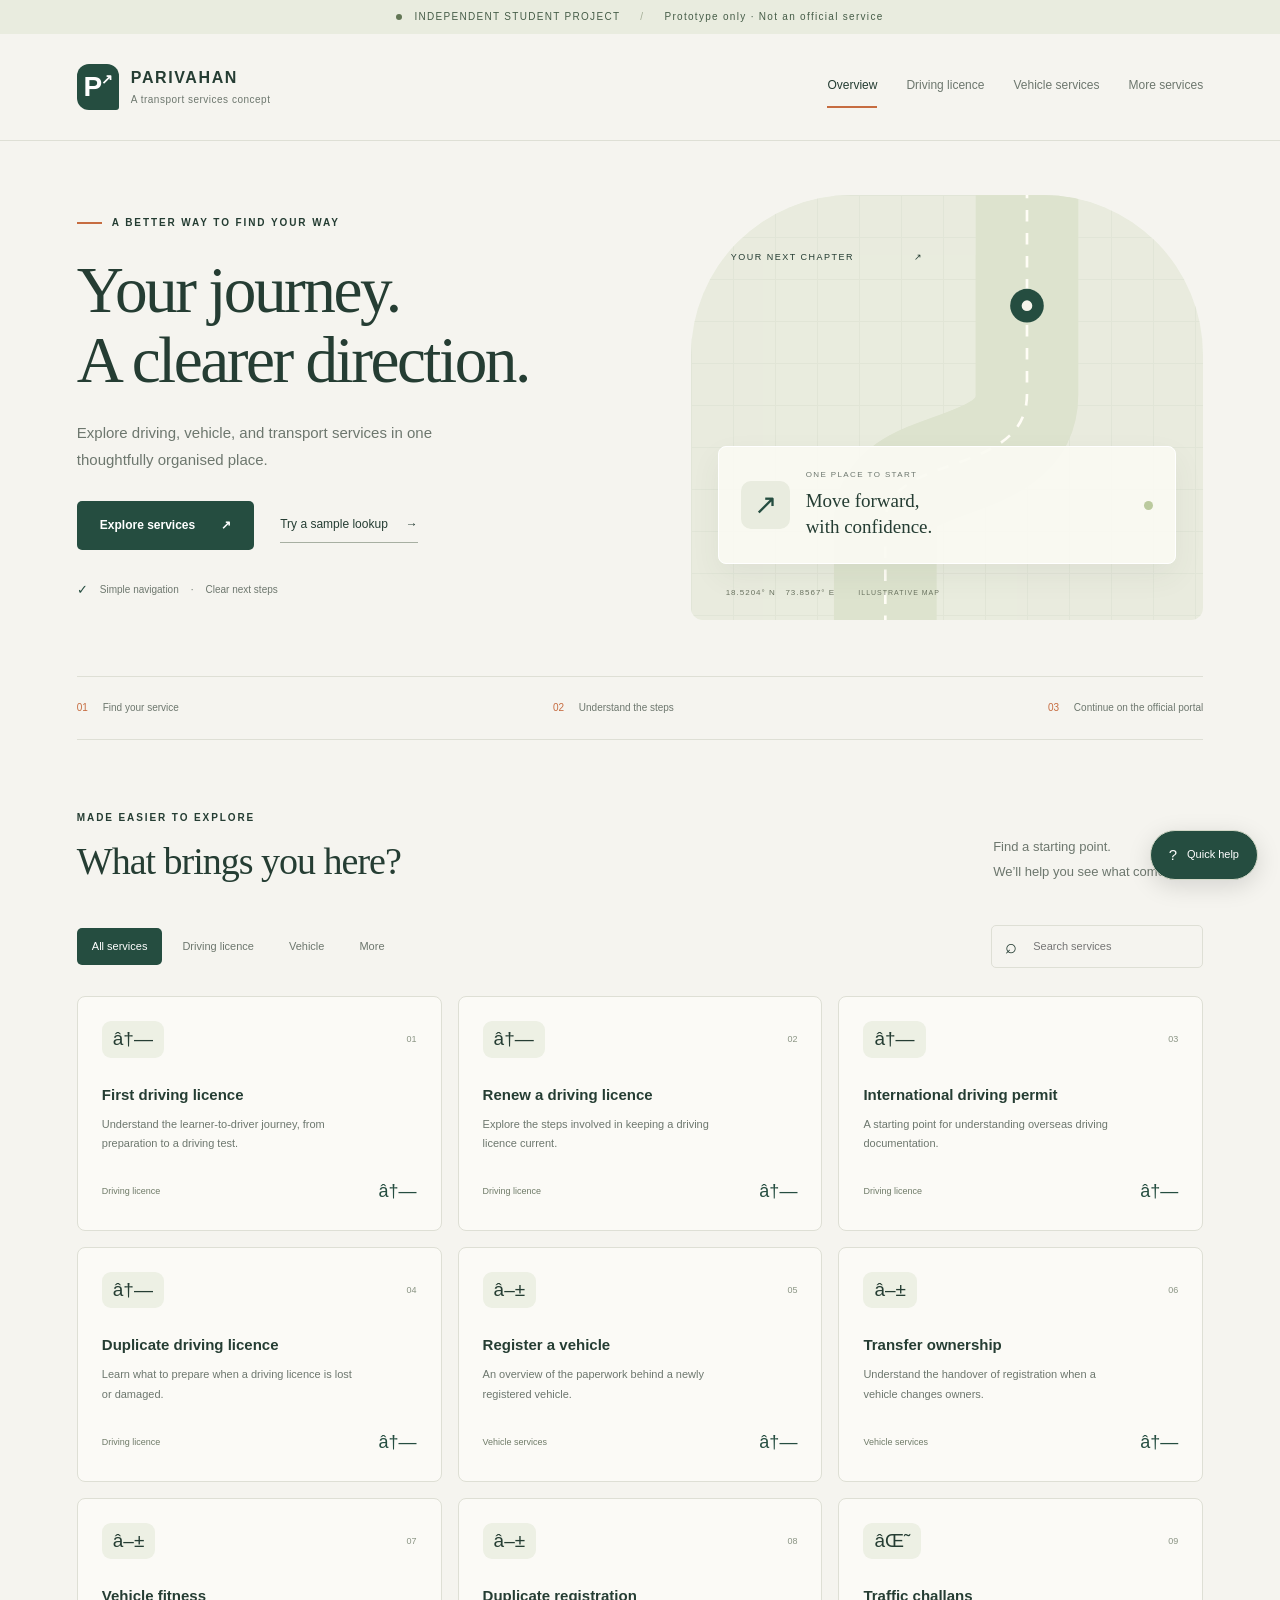
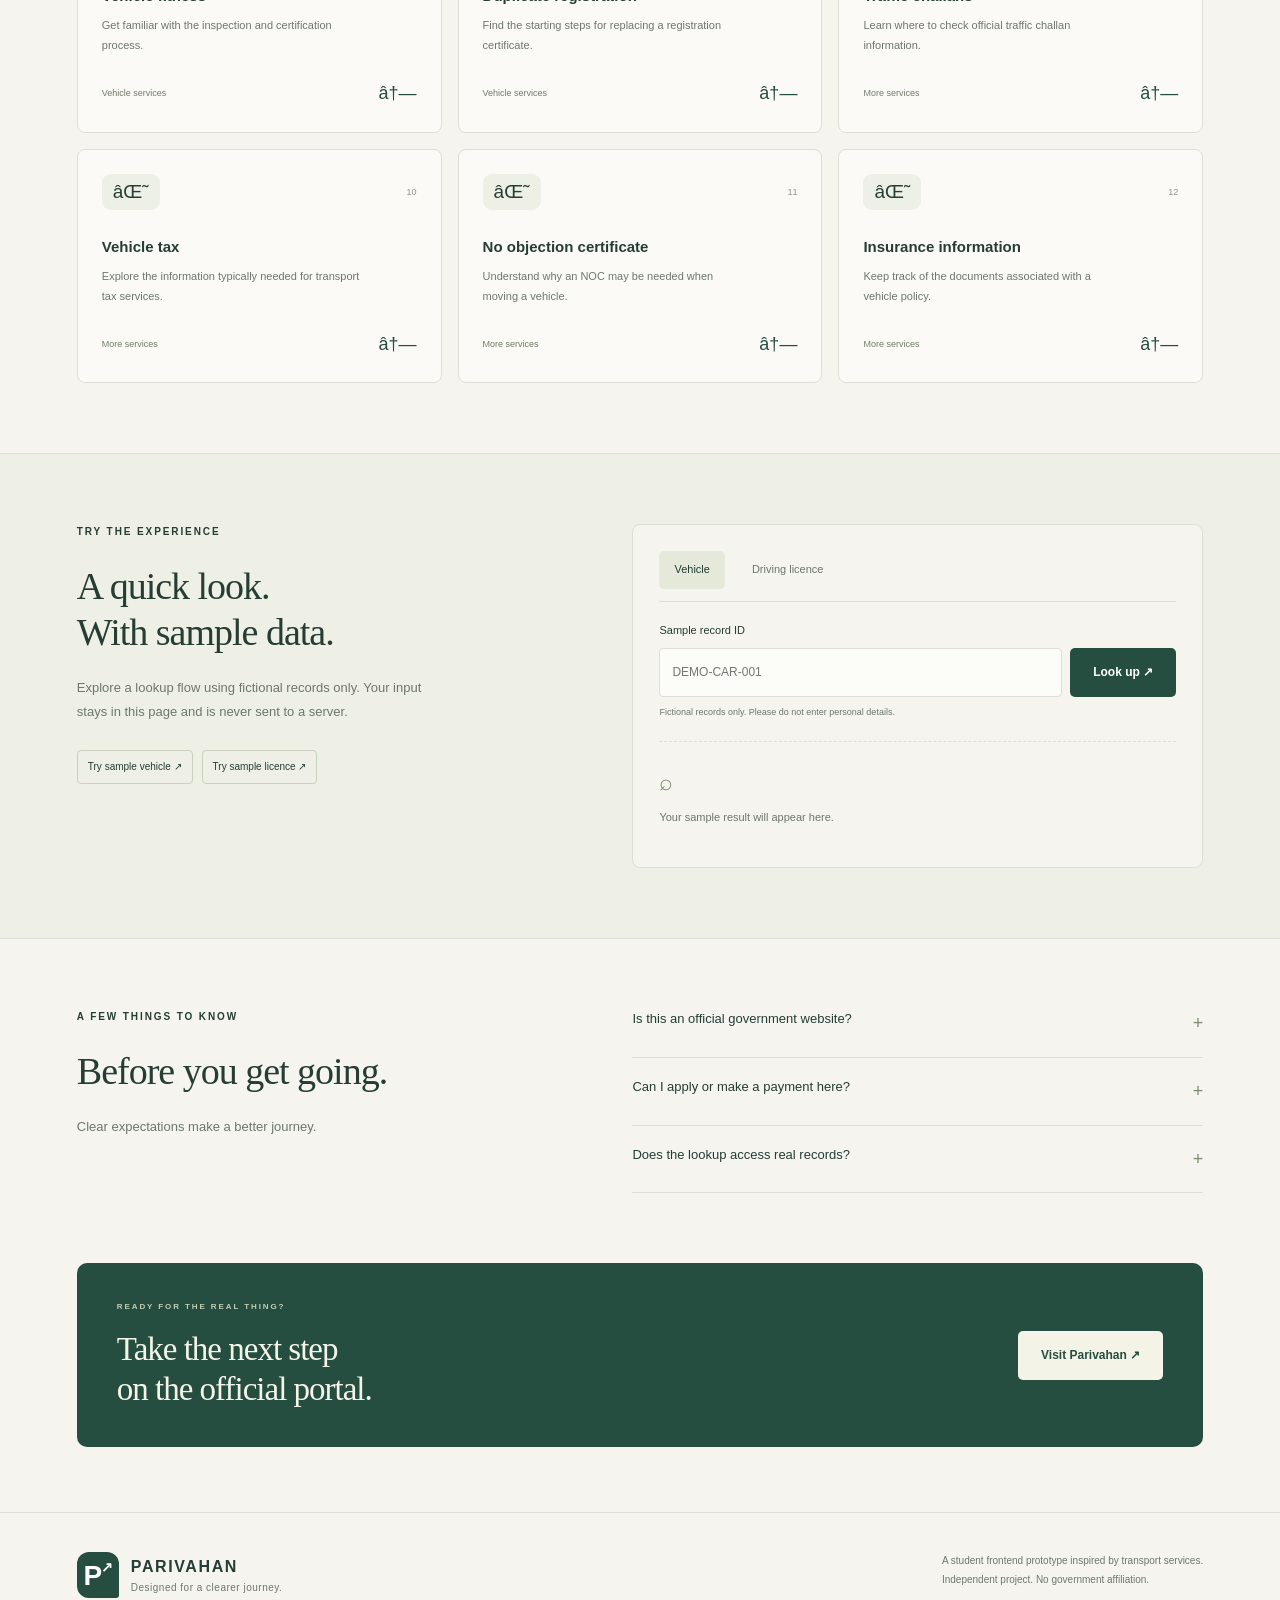
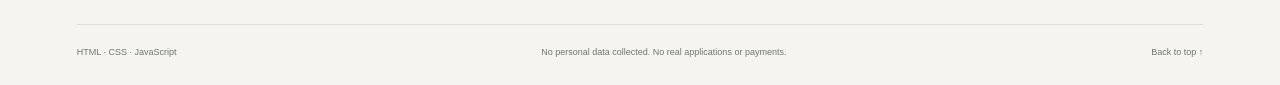
<file: index.html>
<!doctype html>
<html lang="en">
  <head>
    <meta charset="utf-8" />
    <meta name="viewport" content="width=device-width, initial-scale=1" />
    <meta
      name="description"
      content="An independent student prototype exploring transport service navigation. No real applications, payments, or record lookups."
    />
    <meta name="theme-color" content="#f5f4ef" />
    <title>Parivahan — A transport services concept</title>
    <link rel="icon" href="assets/favicon.svg" type="image/svg+xml" />
    <link rel="stylesheet" href="assets/styles.css" />
    <script src="assets/data.js" defer></script>
    <script src="assets/app.js" defer></script>
  </head>
  <body id="top" data-category="all">
    <a class="skip" href="#main">Skip to content</a>
    <div class="demo-strip">
      <span class="dot"></span> INDEPENDENT STUDENT PROJECT
      <span class="strip-divider">/</span>
      <span>Prototype only · Not an official service</span>
    </div>
    <header>
      <a class="brand" href="index.html" aria-label="Parivahan concept home"
        ><span class="brand-icon">P<span>↗</span></span
        ><span>PARIVAHAN<small>A transport services concept</small></span></a
      ><button
        class="menu-toggle"
        aria-expanded="false"
        aria-controls="main-nav"
      >
        Menu <span>☰</span>
      </button>
      <nav id="main-nav" aria-label="Main navigation">
        <a href="index.html">Overview</a
        ><a href="driving-license.html">Driving licence</a
        ><a href="vehicle-registration.html">Vehicle services</a
        ><a href="other-services.html">More services</a>
      </nav>
    </header>
    <main id="main">
      <section class="hero">
        <div class="hero-copy">
          <p class="eyebrow">
            <span class="line"></span> A BETTER WAY TO FIND YOUR WAY
          </p>
          <h1>Your journey.<br />A clearer direction.</h1>
          <p class="hero-description">
            Explore driving, vehicle, and transport services in one thoughtfully
            organised place.
          </p>
          <div class="hero-actions">
            <a class="button primary" href="#services"
              >Explore services <span>↗</span></a
            ><a class="text-link" href="#lookup"
              >Try a sample lookup <span>→</span></a
            >
          </div>
          <div class="hero-meta">
            <span class="tiny-icon">✓</span> Simple navigation
            <span class="meta-dot">·</span> Clear next steps
          </div>
        </div>
        <div class="hero-art" aria-hidden="true">
          <div class="art-grid"></div>
          <div class="art-label">YOUR NEXT CHAPTER <span>↗</span></div>
          <svg class="road" viewBox="0 0 500 480" fill="none">
            <path
              d="M180 540V370C180 290 340 320 340 225V-40"
              stroke="#dde3ce"
              stroke-width="116"
            />
            <path
              d="M180 540V370C180 290 340 320 340 225V-40"
              stroke="#fffdf6"
              stroke-width="3"
              stroke-dasharray="13 13"
            />
            <circle cx="340" cy="125" r="19" fill="#254d40" />
            <circle cx="340" cy="125" r="6" fill="#f6f4eb" />
          </svg>
          <div class="art-card">
            <span class="card-icon">↗</span>
            <div>
              <small>ONE PLACE TO START</small
              ><strong>Move forward,<br />with confidence.</strong>
            </div>
            <span class="art-card-dot"></span>
          </div>
          <span class="art-coordinate"
            >18.5204° N &nbsp; 73.8567° E <small>ILLUSTRATIVE MAP</small></span
          >
        </div>
      </section>
      <div class="category-strip">
        <span>01 <strong>Find your service</strong></span
        ><span>02 <strong>Understand the steps</strong></span
        ><span>03 <strong>Continue on the official portal</strong></span>
      </div>
      <section class="section services" id="services">
        <div class="section-heading">
          <div>
            <p class="eyebrow">MADE EASIER TO EXPLORE</p>
            <h2>What brings you here?</h2>
          </div>
          <p class="muted">
            Find a starting point.<br />We’ll help you see what comes next.
          </p>
        </div>
        <div class="service-toolbar">
          <div class="filters" role="group" aria-label="Filter services">
            <button data-filter="all" class="selected" aria-pressed="true">
              All services</button
            ><button data-filter="driving" aria-pressed="false">
              Driving licence</button
            ><button data-filter="vehicle" aria-pressed="false">Vehicle</button
            ><button data-filter="other" aria-pressed="false">More</button>
          </div>
          <label class="search"
            ><span>⌕</span
            ><input
              id="service-search"
              type="search"
              placeholder="Search services"
              aria-label="Search services"
          /></label>
        </div>
        <p class="sr-only" id="service-count" role="status"></p>
        <div class="service-grid" id="service-grid"></div>
        <p class="no-results" hidden>
          No services match that search. Try “licence”, “tax”, or
          “registration”.
        </p>
      </section>
      <section class="section lookup" id="lookup">
        <div>
          <p class="eyebrow">TRY THE EXPERIENCE</p>
          <h2>A quick look.<br />With sample data.</h2>
          <p class="muted">
            Explore a lookup flow using fictional records only. Your input stays
            in this page and is never sent to a server.
          </p>
          <div class="sample-tags">
            <button data-sample="DEMO-CAR-001">Try sample vehicle ↗</button
            ><button data-sample="DEMO-DL-001">Try sample licence ↗</button>
          </div>
        </div>
        <div class="lookup-box">
          <div class="lookup-tabs" role="group" aria-label="Record type">
            <button class="selected" data-type="vehicle" aria-pressed="true">
              Vehicle</button
            ><button data-type="licence" aria-pressed="false">
              Driving licence
            </button>
          </div>
          <form id="lookup-form">
            <label for="record-id">Sample record ID</label>
            <div class="input-row">
              <input
                id="record-id"
                placeholder="DEMO-CAR-001"
                maxlength="30"
                required
                autocomplete="off"
                spellcheck="false"
              /><button class="button primary" type="submit">Look up ↗</button>
            </div>
            <small
              >Fictional records only. Please do not enter personal
              details.</small
            >
          </form>
          <div id="lookup-result" role="status" aria-live="polite">
            <span class="result-icon">⌕</span>
            <p>Your sample result will appear here.</p>
          </div>
        </div>
      </section>
      <section class="section faq">
        <div>
          <p class="eyebrow">A FEW THINGS TO KNOW</p>
          <h2>Before you get going.</h2>
          <p class="muted">Clear expectations make a better journey.</p>
        </div>
        <div class="faq-list">
          <details>
            <summary>Is this an official government website?</summary>
            <p>
              No. This is an independent student project exploring the design of
              transport services. It is not affiliated with Parivahan or any
              government authority.
            </p>
          </details>
          <details>
            <summary>Can I apply or make a payment here?</summary>
            <p>
              No applications, payments, or document uploads take place here.
              Service cards provide illustrative guides and a link to the
              official portal.
            </p>
          </details>
          <details>
            <summary>Does the lookup access real records?</summary>
            <p>
              No. It reads two fictional records bundled with the page. Use the
              sample buttons; do not enter personal identifiers.
            </p>
          </details>
        </div>
      </section>
      <section class="official-banner">
        <div>
          <p class="eyebrow">READY FOR THE REAL THING?</p>
          <h2>Take the next step<br />on the official portal.</h2>
        </div>
        <a
          href="https://parivahan.gov.in/"
          class="button light"
          target="_blank"
          rel="noopener noreferrer"
          >Visit Parivahan ↗</a
        >
      </section>
    </main>
    <footer>
      <div class="footer-top">
        <a class="brand" href="index.html"
          ><span class="brand-icon">P<span>↗</span></span
          ><span
            >PARIVAHAN<small>Designed for a clearer journey.</small></span
          ></a
        >
        <p>
          A student frontend prototype inspired by transport services.<br />Independent
          project. No government affiliation.
        </p>
      </div>
      <div class="footer-bottom">
        <span>HTML · CSS · JavaScript</span
        ><span
          >No personal data collected. No real applications or payments.</span
        ><a href="#top">Back to top ↑</a>
      </div>
    </footer>
    <dialog id="service-dialog" aria-labelledby="dialog-title">
      <button class="dialog-close" aria-label="Close service details">✕</button>
      <p class="eyebrow">SERVICE GUIDE / DEMO</p>
      <h2 id="dialog-title"></h2>
      <p id="dialog-description"></p>
      <ol id="dialog-steps"></ol>
      <p class="note">
        An illustrative guide, not current legal or application advice.
        Requirements vary; verify them on the official portal.
      </p>
      <a
        class="button primary"
        href="https://parivahan.gov.in/"
        target="_blank"
        rel="noopener noreferrer"
        >Visit official Parivahan ↗</a
      >
    </dialog>
    <button
      class="help-launcher"
      aria-controls="help-panel"
      aria-expanded="false"
    >
      ? <span>Quick help</span>
    </button>
    <aside id="help-panel" hidden aria-labelledby="help-title">
      <div class="help-heading">
        <div>
          <small>LOCAL GUIDE</small>
          <h2 id="help-title">A little direction.</h2>
        </div>
        <button id="help-close" aria-label="Close quick help">✕</button>
      </div>
      <p>
        This is a scripted help guide, not an AI chatbot. Choose a topic to get
        started.
      </p>
      <div class="help-topics">
        <button data-help="licence">Driving licence</button
        ><button data-help="vehicle">Vehicle services</button
        ><button data-help="demo">About this demo</button>
      </div>
      <p id="help-answer" role="status">
        How can we point you in the right direction?
      </p>
    </aside>
  </body>
</html>
</file>
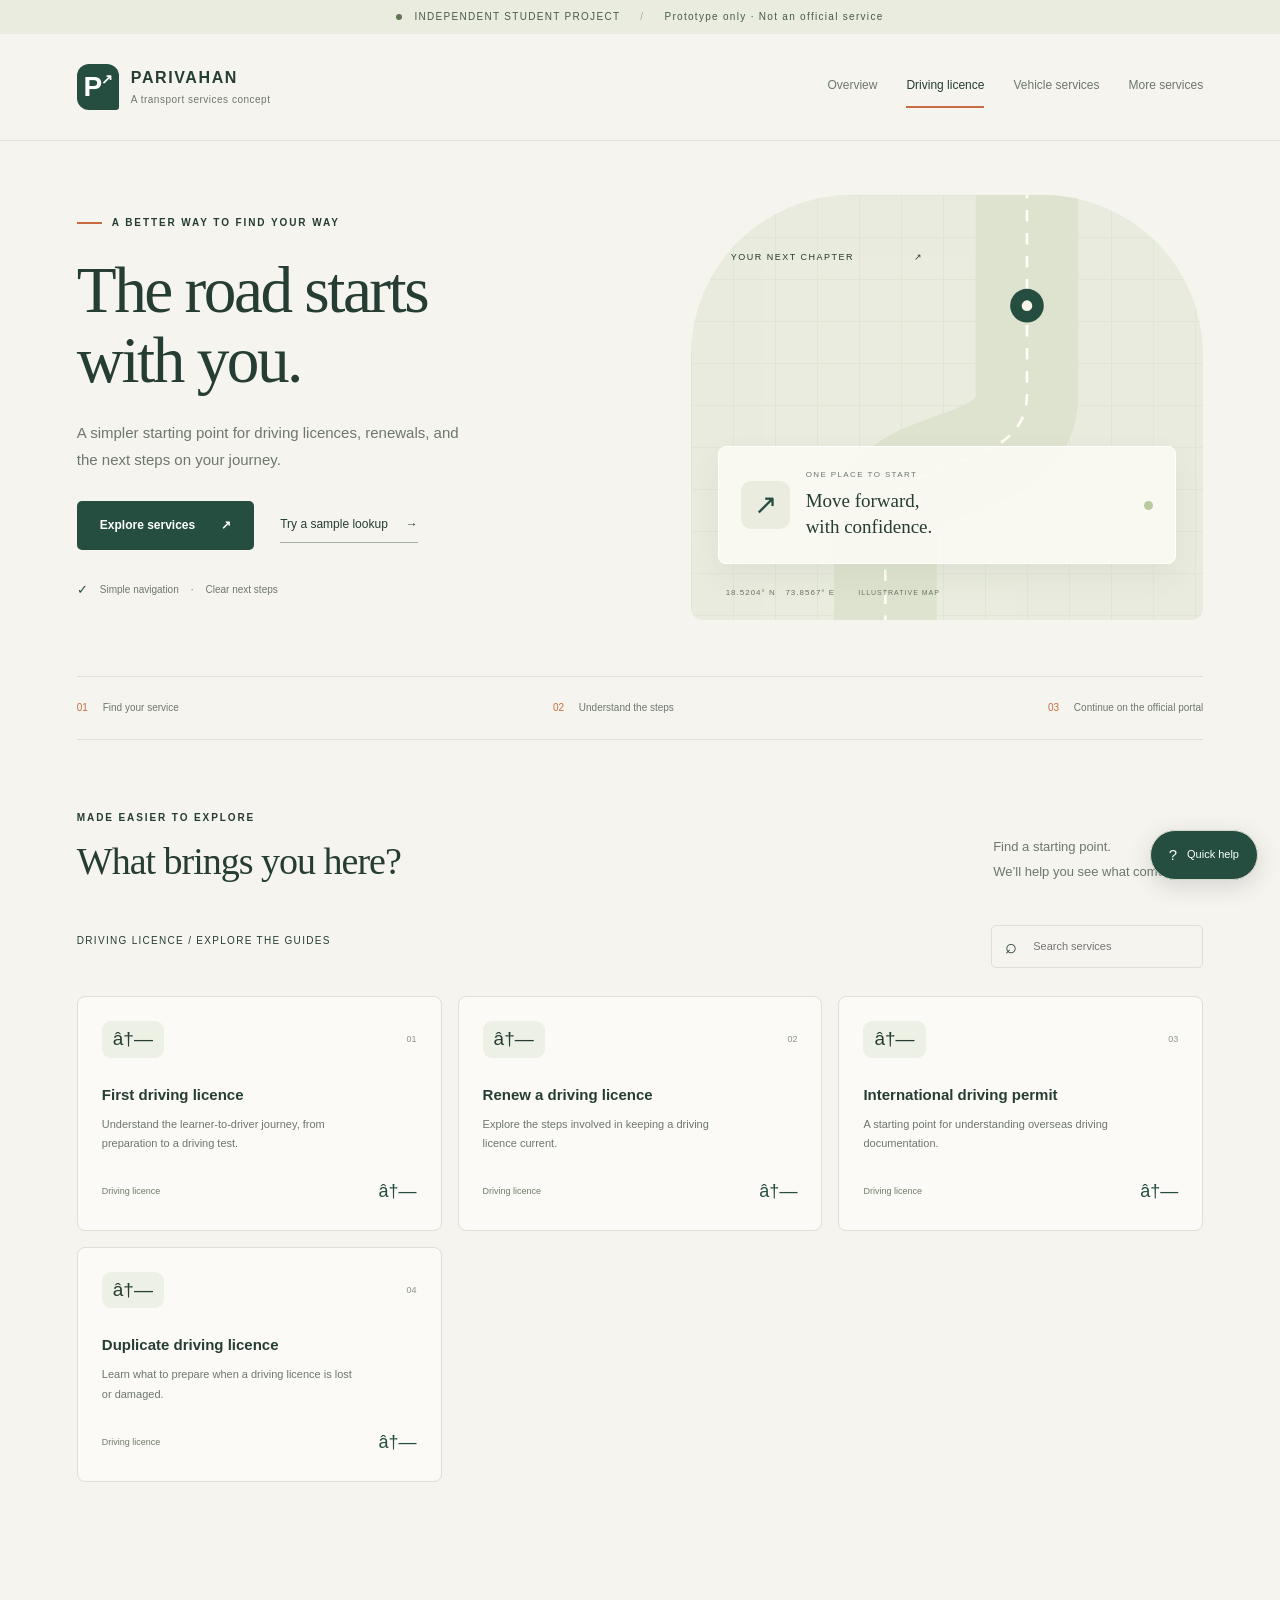
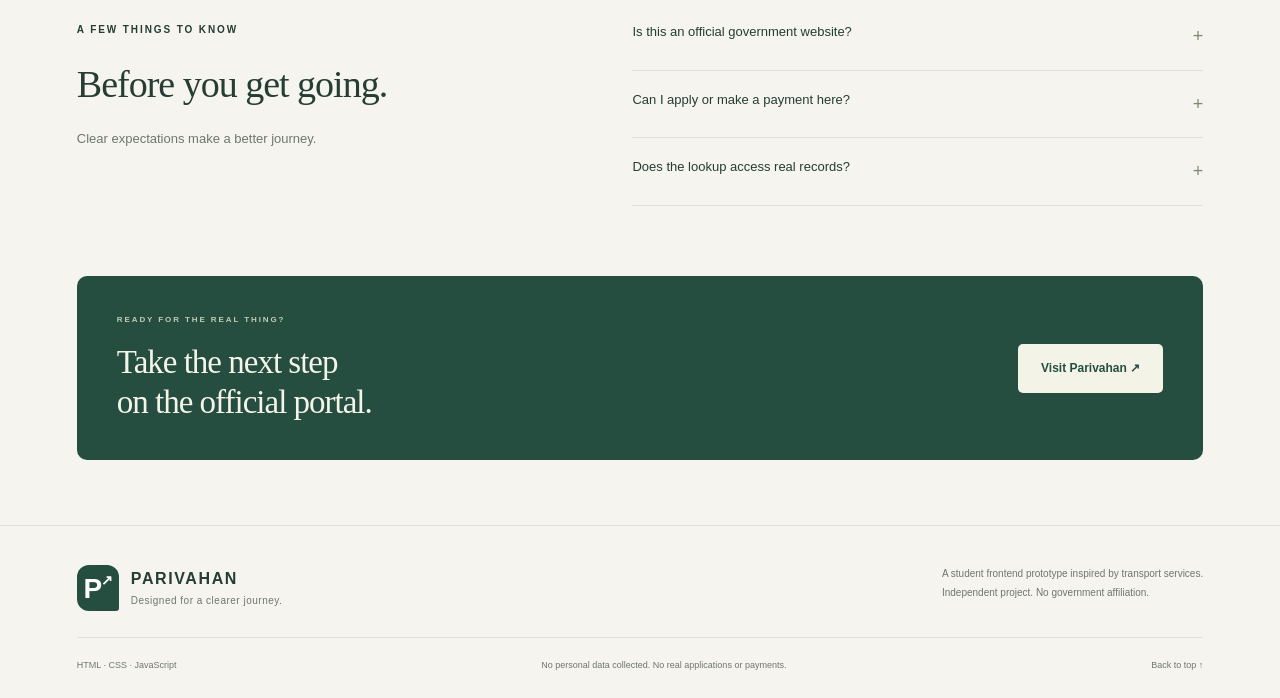
<file: driving-license.html>
<!doctype html>
<html lang="en">
  <head>
    <meta charset="utf-8" />
    <meta name="viewport" content="width=device-width, initial-scale=1" />
    <meta
      name="description"
      content="An independent student prototype exploring transport service navigation. No real applications, payments, or record lookups."
    />
    <meta name="theme-color" content="#f5f4ef" />
    <title>The road starts with you. | Parivahan concept</title>
    <link rel="icon" href="assets/favicon.svg" type="image/svg+xml" />
    <link rel="stylesheet" href="assets/styles.css" />
    <script src="assets/data.js" defer></script>
    <script src="assets/app.js" defer></script>
  </head>
  <body id="top" data-category="driving">
    <a class="skip" href="#main">Skip to content</a>
    <div class="demo-strip">
      <span class="dot"></span> INDEPENDENT STUDENT PROJECT
      <span class="strip-divider">/</span>
      <span>Prototype only · Not an official service</span>
    </div>
    <header>
      <a class="brand" href="index.html" aria-label="Parivahan concept home"
        ><span class="brand-icon">P<span>↗</span></span
        ><span>PARIVAHAN<small>A transport services concept</small></span></a
      ><button
        class="menu-toggle"
        aria-expanded="false"
        aria-controls="main-nav"
      >
        Menu <span>☰</span>
      </button>
      <nav id="main-nav" aria-label="Main navigation">
        <a href="index.html">Overview</a
        ><a href="driving-license.html">Driving licence</a
        ><a href="vehicle-registration.html">Vehicle services</a
        ><a href="other-services.html">More services</a>
      </nav>
    </header>
    <main id="main">
      <section class="hero">
        <div class="hero-copy">
          <p class="eyebrow">
            <span class="line"></span> A BETTER WAY TO FIND YOUR WAY
          </p>
          <h1>The road starts<br />with you.</h1>
          <p class="hero-description">
            A simpler starting point for driving licences, renewals, and the
            next steps on your journey.
          </p>
          <div class="hero-actions">
            <a class="button primary" href="#services"
              >Explore services <span>↗</span></a
            ><a class="text-link" href="index.html#lookup"
              >Try a sample lookup <span>→</span></a
            >
          </div>
          <div class="hero-meta">
            <span class="tiny-icon">✓</span> Simple navigation
            <span class="meta-dot">·</span> Clear next steps
          </div>
        </div>
        <div class="hero-art" aria-hidden="true">
          <div class="art-grid"></div>
          <div class="art-label">YOUR NEXT CHAPTER <span>↗</span></div>
          <svg class="road" viewBox="0 0 500 480" fill="none">
            <path
              d="M180 540V370C180 290 340 320 340 225V-40"
              stroke="#dde3ce"
              stroke-width="116"
            />
            <path
              d="M180 540V370C180 290 340 320 340 225V-40"
              stroke="#fffdf6"
              stroke-width="3"
              stroke-dasharray="13 13"
            />
            <circle cx="340" cy="125" r="19" fill="#254d40" />
            <circle cx="340" cy="125" r="6" fill="#f6f4eb" />
          </svg>
          <div class="art-card">
            <span class="card-icon">↗</span>
            <div>
              <small>ONE PLACE TO START</small
              ><strong>Move forward,<br />with confidence.</strong>
            </div>
            <span class="art-card-dot"></span>
          </div>
          <span class="art-coordinate"
            >18.5204° N &nbsp; 73.8567° E <small>ILLUSTRATIVE MAP</small></span
          >
        </div>
      </section>
      <div class="category-strip">
        <span>01 <strong>Find your service</strong></span
        ><span>02 <strong>Understand the steps</strong></span
        ><span>03 <strong>Continue on the official portal</strong></span>
      </div>
      <section class="section services" id="services">
        <div class="section-heading">
          <div>
            <p class="eyebrow">MADE EASIER TO EXPLORE</p>
            <h2>What brings you here?</h2>
          </div>
          <p class="muted">
            Find a starting point.<br />We’ll help you see what comes next.
          </p>
        </div>
        <div class="service-toolbar">
          <p class="category-note">DRIVING LICENCE / EXPLORE THE GUIDES</p>
          <label class="search"
            ><span>⌕</span
            ><input
              id="service-search"
              type="search"
              placeholder="Search services"
              aria-label="Search services"
          /></label>
        </div>
        <p class="sr-only" id="service-count" role="status"></p>
        <div class="service-grid" id="service-grid"></div>
        <p class="no-results" hidden>
          No services match that search. Try “licence”, “tax”, or
          “registration”.
        </p>
      </section>
      <section class="section faq">
        <div>
          <p class="eyebrow">A FEW THINGS TO KNOW</p>
          <h2>Before you get going.</h2>
          <p class="muted">Clear expectations make a better journey.</p>
        </div>
        <div class="faq-list">
          <details>
            <summary>Is this an official government website?</summary>
            <p>
              No. This is an independent student project exploring the design of
              transport services. It is not affiliated with Parivahan or any
              government authority.
            </p>
          </details>
          <details>
            <summary>Can I apply or make a payment here?</summary>
            <p>
              No applications, payments, or document uploads take place here.
              Service cards provide illustrative guides and a link to the
              official portal.
            </p>
          </details>
          <details>
            <summary>Does the lookup access real records?</summary>
            <p>
              No. It reads two fictional records bundled with the page. Use the
              sample buttons; do not enter personal identifiers.
            </p>
          </details>
        </div>
      </section>
      <section class="official-banner">
        <div>
          <p class="eyebrow">READY FOR THE REAL THING?</p>
          <h2>Take the next step<br />on the official portal.</h2>
        </div>
        <a
          href="https://parivahan.gov.in/"
          class="button light"
          target="_blank"
          rel="noopener noreferrer"
          >Visit Parivahan ↗</a
        >
      </section>
    </main>
    <footer>
      <div class="footer-top">
        <a class="brand" href="index.html"
          ><span class="brand-icon">P<span>↗</span></span
          ><span
            >PARIVAHAN<small>Designed for a clearer journey.</small></span
          ></a
        >
        <p>
          A student frontend prototype inspired by transport services.<br />Independent
          project. No government affiliation.
        </p>
      </div>
      <div class="footer-bottom">
        <span>HTML · CSS · JavaScript</span
        ><span
          >No personal data collected. No real applications or payments.</span
        ><a href="#top">Back to top ↑</a>
      </div>
    </footer>
    <dialog id="service-dialog" aria-labelledby="dialog-title">
      <button class="dialog-close" aria-label="Close service details">✕</button>
      <p class="eyebrow">SERVICE GUIDE / DEMO</p>
      <h2 id="dialog-title"></h2>
      <p id="dialog-description"></p>
      <ol id="dialog-steps"></ol>
      <p class="note">
        An illustrative guide, not current legal or application advice.
        Requirements vary; verify them on the official portal.
      </p>
      <a
        class="button primary"
        href="https://parivahan.gov.in/"
        target="_blank"
        rel="noopener noreferrer"
        >Visit official Parivahan ↗</a
      >
    </dialog>
    <button
      class="help-launcher"
      aria-controls="help-panel"
      aria-expanded="false"
    >
      ? <span>Quick help</span>
    </button>
    <aside id="help-panel" hidden aria-labelledby="help-title">
      <div class="help-heading">
        <div>
          <small>LOCAL GUIDE</small>
          <h2 id="help-title">A little direction.</h2>
        </div>
        <button id="help-close" aria-label="Close quick help">✕</button>
      </div>
      <p>
        This is a scripted help guide, not an AI chatbot. Choose a topic to get
        started.
      </p>
      <div class="help-topics">
        <button data-help="licence">Driving licence</button
        ><button data-help="vehicle">Vehicle services</button
        ><button data-help="demo">About this demo</button>
      </div>
      <p id="help-answer" role="status">
        How can we point you in the right direction?
      </p>
    </aside>
  </body>
</html>
</file>
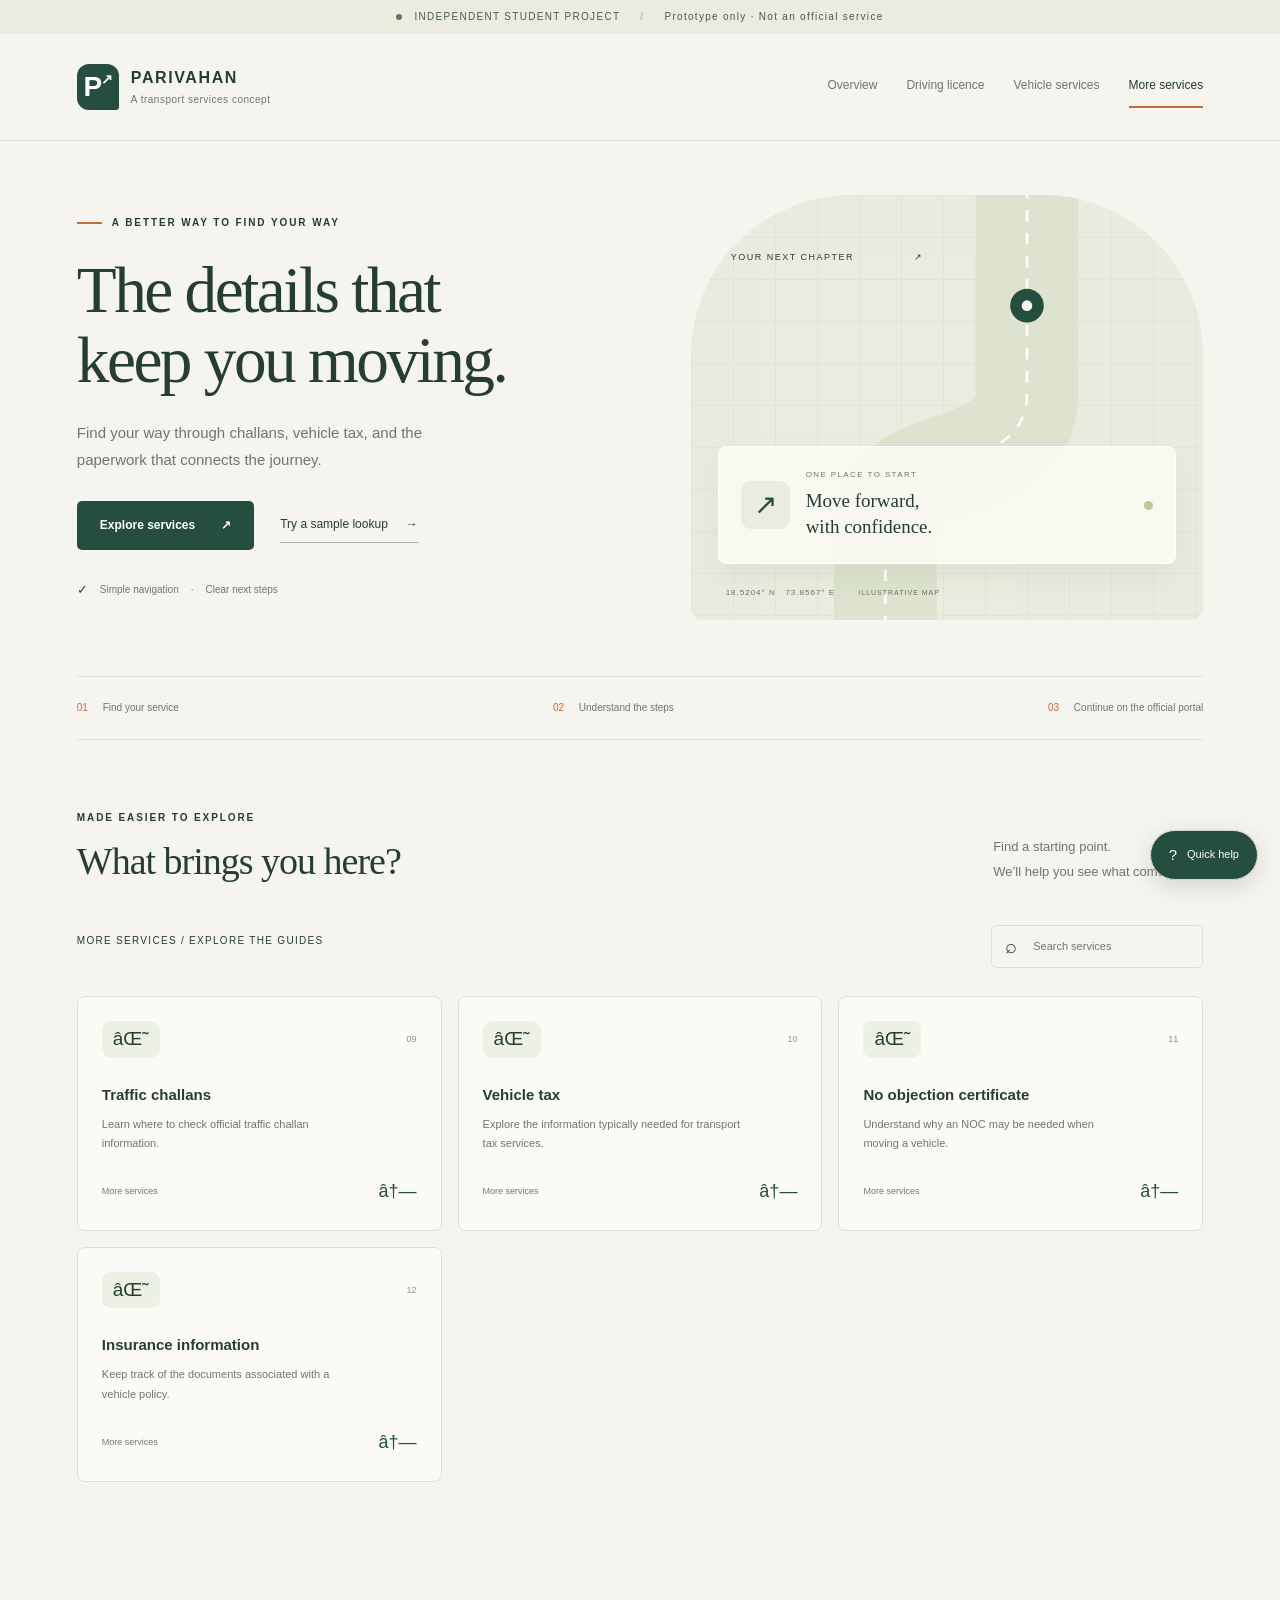
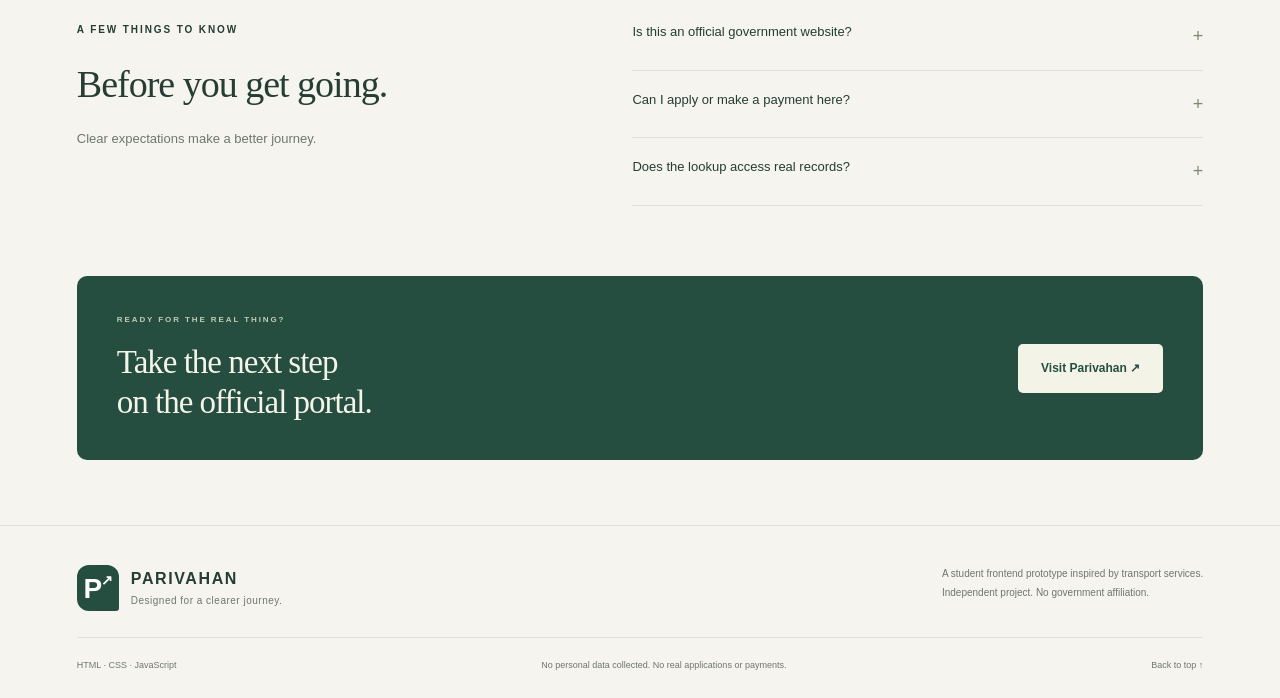
<file: other-services.html>
<!doctype html>
<html lang="en">
  <head>
    <meta charset="utf-8" />
    <meta name="viewport" content="width=device-width, initial-scale=1" />
    <meta
      name="description"
      content="An independent student prototype exploring transport service navigation. No real applications, payments, or record lookups."
    />
    <meta name="theme-color" content="#f5f4ef" />
    <title>The details that keep you moving. | Parivahan concept</title>
    <link rel="icon" href="assets/favicon.svg" type="image/svg+xml" />
    <link rel="stylesheet" href="assets/styles.css" />
    <script src="assets/data.js" defer></script>
    <script src="assets/app.js" defer></script>
  </head>
  <body id="top" data-category="other">
    <a class="skip" href="#main">Skip to content</a>
    <div class="demo-strip">
      <span class="dot"></span> INDEPENDENT STUDENT PROJECT
      <span class="strip-divider">/</span>
      <span>Prototype only · Not an official service</span>
    </div>
    <header>
      <a class="brand" href="index.html" aria-label="Parivahan concept home"
        ><span class="brand-icon">P<span>↗</span></span
        ><span>PARIVAHAN<small>A transport services concept</small></span></a
      ><button
        class="menu-toggle"
        aria-expanded="false"
        aria-controls="main-nav"
      >
        Menu <span>☰</span>
      </button>
      <nav id="main-nav" aria-label="Main navigation">
        <a href="index.html">Overview</a
        ><a href="driving-license.html">Driving licence</a
        ><a href="vehicle-registration.html">Vehicle services</a
        ><a href="other-services.html">More services</a>
      </nav>
    </header>
    <main id="main">
      <section class="hero">
        <div class="hero-copy">
          <p class="eyebrow">
            <span class="line"></span> A BETTER WAY TO FIND YOUR WAY
          </p>
          <h1>The details that<br />keep you moving.</h1>
          <p class="hero-description">
            Find your way through challans, vehicle tax, and the paperwork that
            connects the journey.
          </p>
          <div class="hero-actions">
            <a class="button primary" href="#services"
              >Explore services <span>↗</span></a
            ><a class="text-link" href="index.html#lookup"
              >Try a sample lookup <span>→</span></a
            >
          </div>
          <div class="hero-meta">
            <span class="tiny-icon">✓</span> Simple navigation
            <span class="meta-dot">·</span> Clear next steps
          </div>
        </div>
        <div class="hero-art" aria-hidden="true">
          <div class="art-grid"></div>
          <div class="art-label">YOUR NEXT CHAPTER <span>↗</span></div>
          <svg class="road" viewBox="0 0 500 480" fill="none">
            <path
              d="M180 540V370C180 290 340 320 340 225V-40"
              stroke="#dde3ce"
              stroke-width="116"
            />
            <path
              d="M180 540V370C180 290 340 320 340 225V-40"
              stroke="#fffdf6"
              stroke-width="3"
              stroke-dasharray="13 13"
            />
            <circle cx="340" cy="125" r="19" fill="#254d40" />
            <circle cx="340" cy="125" r="6" fill="#f6f4eb" />
          </svg>
          <div class="art-card">
            <span class="card-icon">↗</span>
            <div>
              <small>ONE PLACE TO START</small
              ><strong>Move forward,<br />with confidence.</strong>
            </div>
            <span class="art-card-dot"></span>
          </div>
          <span class="art-coordinate"
            >18.5204° N &nbsp; 73.8567° E <small>ILLUSTRATIVE MAP</small></span
          >
        </div>
      </section>
      <div class="category-strip">
        <span>01 <strong>Find your service</strong></span
        ><span>02 <strong>Understand the steps</strong></span
        ><span>03 <strong>Continue on the official portal</strong></span>
      </div>
      <section class="section services" id="services">
        <div class="section-heading">
          <div>
            <p class="eyebrow">MADE EASIER TO EXPLORE</p>
            <h2>What brings you here?</h2>
          </div>
          <p class="muted">
            Find a starting point.<br />We’ll help you see what comes next.
          </p>
        </div>
        <div class="service-toolbar">
          <p class="category-note">MORE SERVICES / EXPLORE THE GUIDES</p>
          <label class="search"
            ><span>⌕</span
            ><input
              id="service-search"
              type="search"
              placeholder="Search services"
              aria-label="Search services"
          /></label>
        </div>
        <p class="sr-only" id="service-count" role="status"></p>
        <div class="service-grid" id="service-grid"></div>
        <p class="no-results" hidden>
          No services match that search. Try “licence”, “tax”, or
          “registration”.
        </p>
      </section>
      <section class="section faq">
        <div>
          <p class="eyebrow">A FEW THINGS TO KNOW</p>
          <h2>Before you get going.</h2>
          <p class="muted">Clear expectations make a better journey.</p>
        </div>
        <div class="faq-list">
          <details>
            <summary>Is this an official government website?</summary>
            <p>
              No. This is an independent student project exploring the design of
              transport services. It is not affiliated with Parivahan or any
              government authority.
            </p>
          </details>
          <details>
            <summary>Can I apply or make a payment here?</summary>
            <p>
              No applications, payments, or document uploads take place here.
              Service cards provide illustrative guides and a link to the
              official portal.
            </p>
          </details>
          <details>
            <summary>Does the lookup access real records?</summary>
            <p>
              No. It reads two fictional records bundled with the page. Use the
              sample buttons; do not enter personal identifiers.
            </p>
          </details>
        </div>
      </section>
      <section class="official-banner">
        <div>
          <p class="eyebrow">READY FOR THE REAL THING?</p>
          <h2>Take the next step<br />on the official portal.</h2>
        </div>
        <a
          href="https://parivahan.gov.in/"
          class="button light"
          target="_blank"
          rel="noopener noreferrer"
          >Visit Parivahan ↗</a
        >
      </section>
    </main>
    <footer>
      <div class="footer-top">
        <a class="brand" href="index.html"
          ><span class="brand-icon">P<span>↗</span></span
          ><span
            >PARIVAHAN<small>Designed for a clearer journey.</small></span
          ></a
        >
        <p>
          A student frontend prototype inspired by transport services.<br />Independent
          project. No government affiliation.
        </p>
      </div>
      <div class="footer-bottom">
        <span>HTML · CSS · JavaScript</span
        ><span
          >No personal data collected. No real applications or payments.</span
        ><a href="#top">Back to top ↑</a>
      </div>
    </footer>
    <dialog id="service-dialog" aria-labelledby="dialog-title">
      <button class="dialog-close" aria-label="Close service details">✕</button>
      <p class="eyebrow">SERVICE GUIDE / DEMO</p>
      <h2 id="dialog-title"></h2>
      <p id="dialog-description"></p>
      <ol id="dialog-steps"></ol>
      <p class="note">
        An illustrative guide, not current legal or application advice.
        Requirements vary; verify them on the official portal.
      </p>
      <a
        class="button primary"
        href="https://parivahan.gov.in/"
        target="_blank"
        rel="noopener noreferrer"
        >Visit official Parivahan ↗</a
      >
    </dialog>
    <button
      class="help-launcher"
      aria-controls="help-panel"
      aria-expanded="false"
    >
      ? <span>Quick help</span>
    </button>
    <aside id="help-panel" hidden aria-labelledby="help-title">
      <div class="help-heading">
        <div>
          <small>LOCAL GUIDE</small>
          <h2 id="help-title">A little direction.</h2>
        </div>
        <button id="help-close" aria-label="Close quick help">✕</button>
      </div>
      <p>
        This is a scripted help guide, not an AI chatbot. Choose a topic to get
        started.
      </p>
      <div class="help-topics">
        <button data-help="licence">Driving licence</button
        ><button data-help="vehicle">Vehicle services</button
        ><button data-help="demo">About this demo</button>
      </div>
      <p id="help-answer" role="status">
        How can we point you in the right direction?
      </p>
    </aside>
  </body>
</html>
</file>
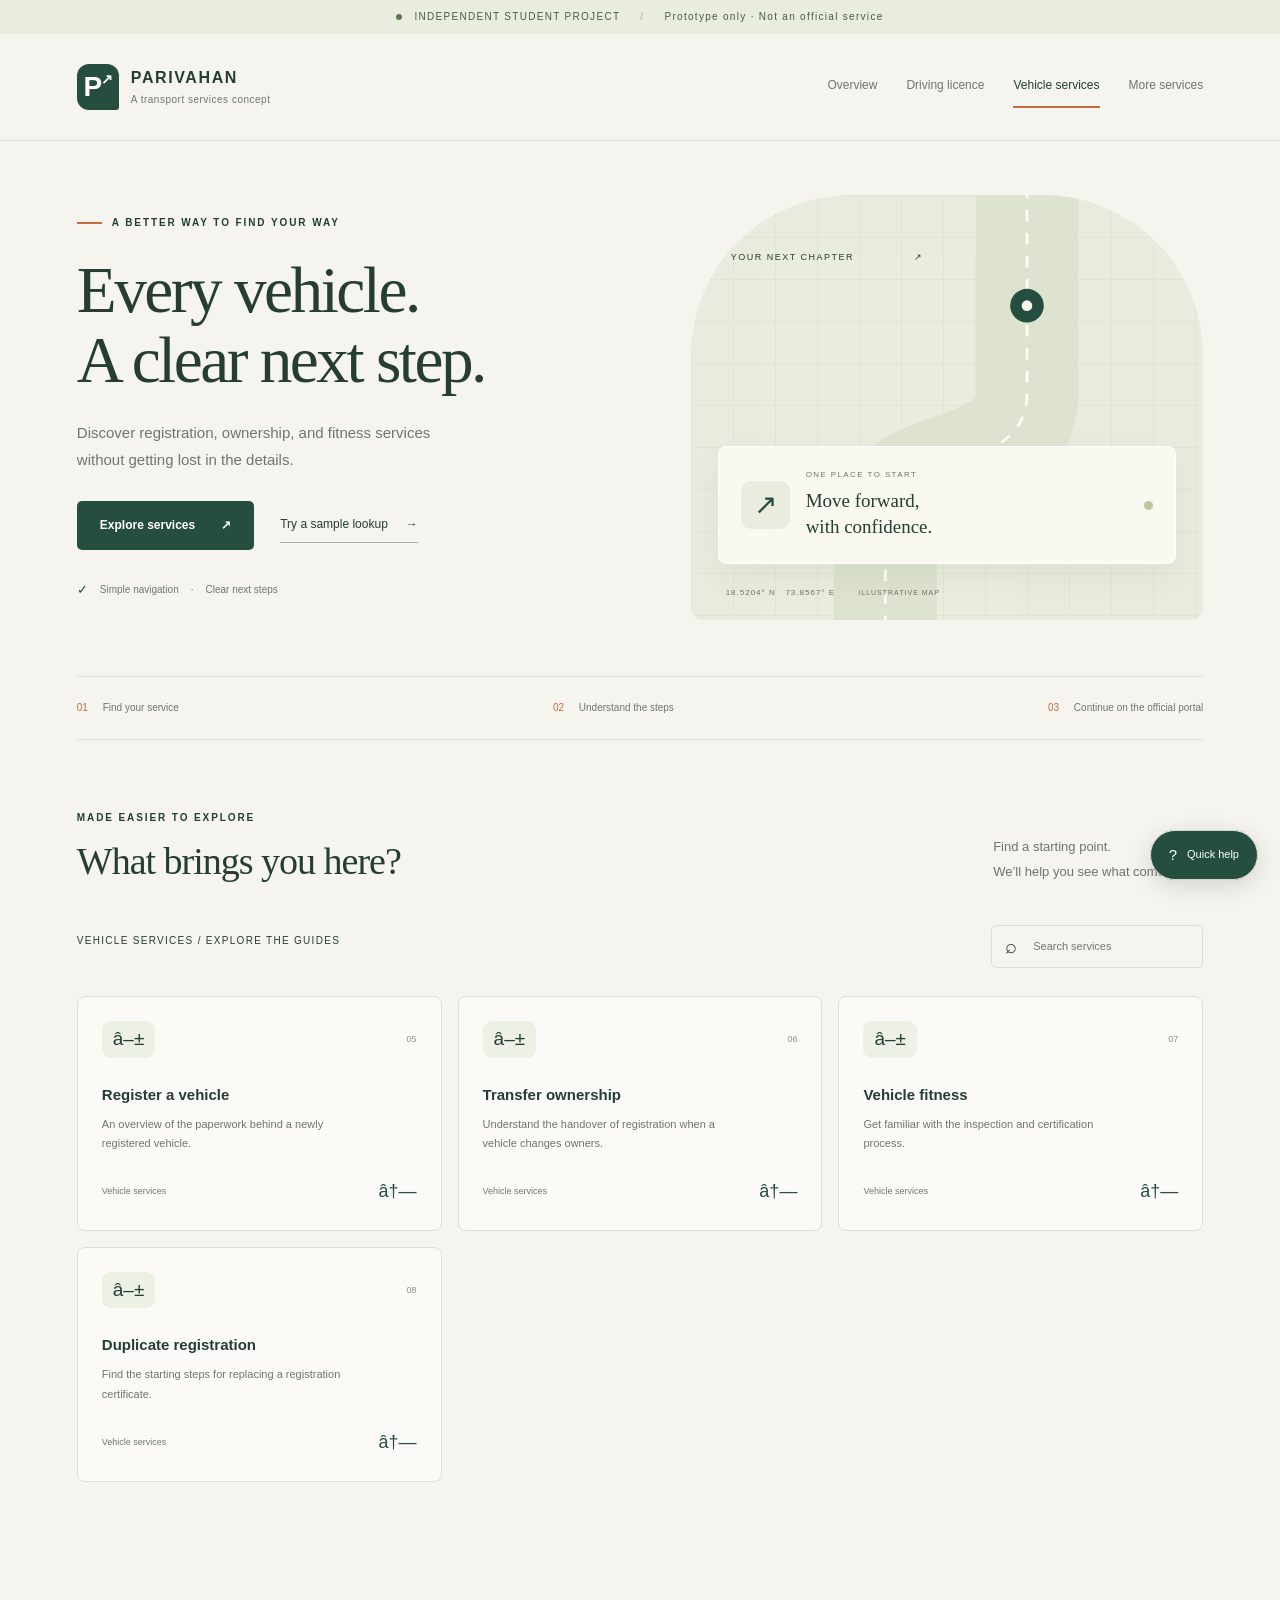
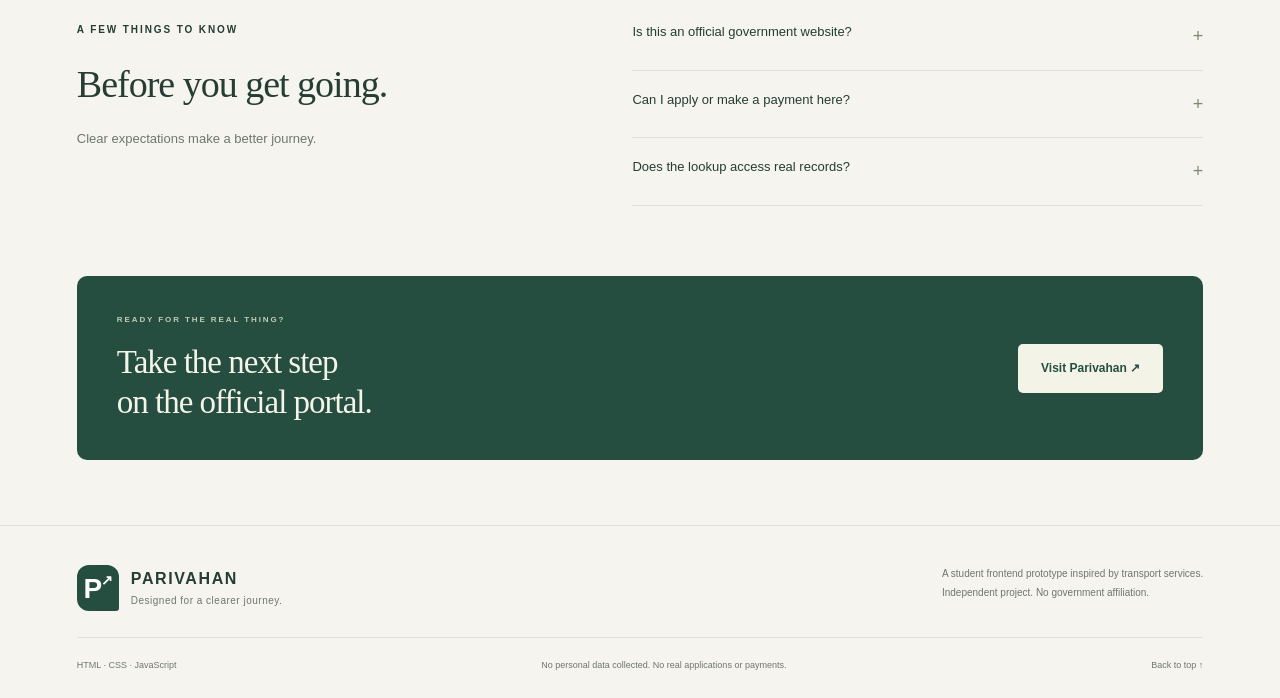
<file: vehicle-registration.html>
<!doctype html>
<html lang="en">
  <head>
    <meta charset="utf-8" />
    <meta name="viewport" content="width=device-width, initial-scale=1" />
    <meta
      name="description"
      content="An independent student prototype exploring transport service navigation. No real applications, payments, or record lookups."
    />
    <meta name="theme-color" content="#f5f4ef" />
    <title>Every vehicle. A clear next step. | Parivahan concept</title>
    <link rel="icon" href="assets/favicon.svg" type="image/svg+xml" />
    <link rel="stylesheet" href="assets/styles.css" />
    <script src="assets/data.js" defer></script>
    <script src="assets/app.js" defer></script>
  </head>
  <body id="top" data-category="vehicle">
    <a class="skip" href="#main">Skip to content</a>
    <div class="demo-strip">
      <span class="dot"></span> INDEPENDENT STUDENT PROJECT
      <span class="strip-divider">/</span>
      <span>Prototype only · Not an official service</span>
    </div>
    <header>
      <a class="brand" href="index.html" aria-label="Parivahan concept home"
        ><span class="brand-icon">P<span>↗</span></span
        ><span>PARIVAHAN<small>A transport services concept</small></span></a
      ><button
        class="menu-toggle"
        aria-expanded="false"
        aria-controls="main-nav"
      >
        Menu <span>☰</span>
      </button>
      <nav id="main-nav" aria-label="Main navigation">
        <a href="index.html">Overview</a
        ><a href="driving-license.html">Driving licence</a
        ><a href="vehicle-registration.html">Vehicle services</a
        ><a href="other-services.html">More services</a>
      </nav>
    </header>
    <main id="main">
      <section class="hero">
        <div class="hero-copy">
          <p class="eyebrow">
            <span class="line"></span> A BETTER WAY TO FIND YOUR WAY
          </p>
          <h1>Every vehicle.<br />A clear next step.</h1>
          <p class="hero-description">
            Discover registration, ownership, and fitness services without
            getting lost in the details.
          </p>
          <div class="hero-actions">
            <a class="button primary" href="#services"
              >Explore services <span>↗</span></a
            ><a class="text-link" href="index.html#lookup"
              >Try a sample lookup <span>→</span></a
            >
          </div>
          <div class="hero-meta">
            <span class="tiny-icon">✓</span> Simple navigation
            <span class="meta-dot">·</span> Clear next steps
          </div>
        </div>
        <div class="hero-art" aria-hidden="true">
          <div class="art-grid"></div>
          <div class="art-label">YOUR NEXT CHAPTER <span>↗</span></div>
          <svg class="road" viewBox="0 0 500 480" fill="none">
            <path
              d="M180 540V370C180 290 340 320 340 225V-40"
              stroke="#dde3ce"
              stroke-width="116"
            />
            <path
              d="M180 540V370C180 290 340 320 340 225V-40"
              stroke="#fffdf6"
              stroke-width="3"
              stroke-dasharray="13 13"
            />
            <circle cx="340" cy="125" r="19" fill="#254d40" />
            <circle cx="340" cy="125" r="6" fill="#f6f4eb" />
          </svg>
          <div class="art-card">
            <span class="card-icon">↗</span>
            <div>
              <small>ONE PLACE TO START</small
              ><strong>Move forward,<br />with confidence.</strong>
            </div>
            <span class="art-card-dot"></span>
          </div>
          <span class="art-coordinate"
            >18.5204° N &nbsp; 73.8567° E <small>ILLUSTRATIVE MAP</small></span
          >
        </div>
      </section>
      <div class="category-strip">
        <span>01 <strong>Find your service</strong></span
        ><span>02 <strong>Understand the steps</strong></span
        ><span>03 <strong>Continue on the official portal</strong></span>
      </div>
      <section class="section services" id="services">
        <div class="section-heading">
          <div>
            <p class="eyebrow">MADE EASIER TO EXPLORE</p>
            <h2>What brings you here?</h2>
          </div>
          <p class="muted">
            Find a starting point.<br />We’ll help you see what comes next.
          </p>
        </div>
        <div class="service-toolbar">
          <p class="category-note">VEHICLE SERVICES / EXPLORE THE GUIDES</p>
          <label class="search"
            ><span>⌕</span
            ><input
              id="service-search"
              type="search"
              placeholder="Search services"
              aria-label="Search services"
          /></label>
        </div>
        <p class="sr-only" id="service-count" role="status"></p>
        <div class="service-grid" id="service-grid"></div>
        <p class="no-results" hidden>
          No services match that search. Try “licence”, “tax”, or
          “registration”.
        </p>
      </section>
      <section class="section faq">
        <div>
          <p class="eyebrow">A FEW THINGS TO KNOW</p>
          <h2>Before you get going.</h2>
          <p class="muted">Clear expectations make a better journey.</p>
        </div>
        <div class="faq-list">
          <details>
            <summary>Is this an official government website?</summary>
            <p>
              No. This is an independent student project exploring the design of
              transport services. It is not affiliated with Parivahan or any
              government authority.
            </p>
          </details>
          <details>
            <summary>Can I apply or make a payment here?</summary>
            <p>
              No applications, payments, or document uploads take place here.
              Service cards provide illustrative guides and a link to the
              official portal.
            </p>
          </details>
          <details>
            <summary>Does the lookup access real records?</summary>
            <p>
              No. It reads two fictional records bundled with the page. Use the
              sample buttons; do not enter personal identifiers.
            </p>
          </details>
        </div>
      </section>
      <section class="official-banner">
        <div>
          <p class="eyebrow">READY FOR THE REAL THING?</p>
          <h2>Take the next step<br />on the official portal.</h2>
        </div>
        <a
          href="https://parivahan.gov.in/"
          class="button light"
          target="_blank"
          rel="noopener noreferrer"
          >Visit Parivahan ↗</a
        >
      </section>
    </main>
    <footer>
      <div class="footer-top">
        <a class="brand" href="index.html"
          ><span class="brand-icon">P<span>↗</span></span
          ><span
            >PARIVAHAN<small>Designed for a clearer journey.</small></span
          ></a
        >
        <p>
          A student frontend prototype inspired by transport services.<br />Independent
          project. No government affiliation.
        </p>
      </div>
      <div class="footer-bottom">
        <span>HTML · CSS · JavaScript</span
        ><span
          >No personal data collected. No real applications or payments.</span
        ><a href="#top">Back to top ↑</a>
      </div>
    </footer>
    <dialog id="service-dialog" aria-labelledby="dialog-title">
      <button class="dialog-close" aria-label="Close service details">✕</button>
      <p class="eyebrow">SERVICE GUIDE / DEMO</p>
      <h2 id="dialog-title"></h2>
      <p id="dialog-description"></p>
      <ol id="dialog-steps"></ol>
      <p class="note">
        An illustrative guide, not current legal or application advice.
        Requirements vary; verify them on the official portal.
      </p>
      <a
        class="button primary"
        href="https://parivahan.gov.in/"
        target="_blank"
        rel="noopener noreferrer"
        >Visit official Parivahan ↗</a
      >
    </dialog>
    <button
      class="help-launcher"
      aria-controls="help-panel"
      aria-expanded="false"
    >
      ? <span>Quick help</span>
    </button>
    <aside id="help-panel" hidden aria-labelledby="help-title">
      <div class="help-heading">
        <div>
          <small>LOCAL GUIDE</small>
          <h2 id="help-title">A little direction.</h2>
        </div>
        <button id="help-close" aria-label="Close quick help">✕</button>
      </div>
      <p>
        This is a scripted help guide, not an AI chatbot. Choose a topic to get
        started.
      </p>
      <div class="help-topics">
        <button data-help="licence">Driving licence</button
        ><button data-help="vehicle">Vehicle services</button
        ><button data-help="demo">About this demo</button>
      </div>
      <p id="help-answer" role="status">
        How can we point you in the right direction?
      </p>
    </aside>
  </body>
</html>
</file>
<file: assets/styles.css>
:root {
  --paper: #f5f4ef;
  --ink: #253d33;
  --muted: #6d776e;
  --green: #254d40;
  --orange: #c66c40;
  --border: #dedfd5;
}
* {
  box-sizing: border-box;
}
html {
  scroll-behavior: smooth;
  scroll-padding-top: 30px;
}
body {
  margin: 0;
  background: var(--paper);
  color: var(--ink);
  font-family: Arial, Helvetica, sans-serif;
  font-size: 15px;
  line-height: 1.6;
}
button,
input {
  font: inherit;
}
button,
a {
  touch-action: manipulation;
}
button {
  cursor: pointer;
}
a {
  color: inherit;
  text-decoration: none;
}
button:focus-visible,
a:focus-visible,
input:focus-visible,
summary:focus-visible {
  outline: 3px solid var(--orange);
  outline-offset: 5px;
}
button {
  color: inherit;
}
header,
main,
footer {
  max-width: 1440px;
  margin: auto;
}
.demo-strip {
  background: #e9ecdf;
  display: flex;
  justify-content: center;
  align-items: center;
  gap: 12px;
  padding: 9px 20px;
  font-size: 10px;
  letter-spacing: 1.3px;
  color: #465d48;
}
.dot {
  height: 6px;
  width: 6px;
  border-radius: 50%;
  background: #627655;
}
.strip-divider {
  color: #a3ad96;
  margin: 0 8px;
}
.brand {
  display: flex;
  align-items: center;
  gap: 12px;
  letter-spacing: 1.6px;
  font-size: 16px;
  font-weight: 700;
  line-height: 1.4;
}
.brand small {
  display: block;
  font-size: 10px;
  font-weight: 400;
  letter-spacing: 0.5px;
  color: var(--muted);
  margin-top: 3px;
}
.brand-icon {
  display: inline-flex;
  width: 42px;
  height: 46px;
  align-items: center;
  justify-content: center;
  border-radius: 12px 12px 3px 12px;
  background: var(--green);
  color: white;
  font-size: 28px;
  letter-spacing: -1px;
}
.brand-icon span {
  font-size: 14px;
  align-self: flex-start;
  margin-top: 6px;
}
header {
  padding: 30px 6%;
  display: flex;
  align-items: center;
  justify-content: space-between;
  border-bottom: 1px solid var(--border);
}
nav {
  display: flex;
  gap: 29px;
  font-size: 12px;
}
nav a {
  padding: 10px 0;
  color: var(--muted);
}
nav a[aria-current] {
  color: var(--ink);
  border-bottom: 2px solid var(--orange);
}
.menu-toggle {
  display: none;
}
.hero {
  display: grid;
  grid-template-columns: 1.1fr 1fr;
  min-height: 535px;
  padding: 48px 6% 50px;
  gap: 50px;
  align-items: center;
}
.eyebrow {
  font-size: 10px;
  font-weight: 700;
  letter-spacing: 1.9px;
  margin: 0 0 24px;
  display: flex;
  align-items: center;
  gap: 10px;
}
.line {
  width: 25px;
  height: 2px;
  background: var(--orange);
}
h1,
h2,
h3,
p {
  margin-top: 0;
}
h1 {
  font-family: Georgia, "Times New Roman", serif;
  font-weight: 400;
  font-size: clamp(46px, 5.1vw, 72px);
  letter-spacing: -2.5px;
  line-height: 1.08;
  margin-bottom: 23px;
}
.hero-description {
  max-width: 390px;
  color: var(--muted);
  font-size: 15px;
  line-height: 1.8;
}
.hero-actions {
  display: flex;
  align-items: center;
  gap: 26px;
  margin: 28px 0;
}
.button {
  display: inline-flex;
  align-items: center;
  justify-content: center;
  gap: 26px;
  font-weight: 600;
  font-size: 12px;
  padding: 15px 23px;
  border: 0;
  border-radius: 5px;
  white-space: nowrap;
}
.primary {
  background: var(--green);
  color: white;
}
.primary:hover {
  background: #163a2e;
}
.text-link {
  font-size: 12px;
  border-bottom: 1px solid #a7afa2;
  padding: 8px 0;
  display: flex;
  gap: 18px;
}
.hero-meta {
  font-size: 10px;
  color: var(--muted);
  display: flex;
  gap: 12px;
  align-items: center;
  margin-top: 30px;
}
.tiny-icon {
  color: var(--green);
  font-size: 13px;
}
.hero-art {
  position: relative;
  border-radius: 160px 160px 12px 12px;
  background: #e9ecde;
  height: 425px;
  overflow: hidden;
}
.art-grid {
  position: absolute;
  inset: 0;
  background-image:
    linear-gradient(#dce1d2 1px, transparent 1px),
    linear-gradient(90deg, #dce1d2 1px, transparent 1px);
  background-size: 42px 42px;
  opacity: 0.6;
}
.road {
  position: absolute;
  width: 100%;
  height: 100%;
}
.art-label {
  position: absolute;
  z-index: 1;
  top: 55px;
  left: 40px;
  font-size: 9px;
  letter-spacing: 1.5px;
  display: flex;
  gap: 60px;
}
.art-card {
  position: absolute;
  left: 27px;
  right: 27px;
  bottom: 56px;
  background: #fafaf3ef;
  border: 1px solid #fff;
  border-radius: 8px;
  box-shadow: 0 12px 30px #41573b10;
  display: flex;
  align-items: center;
  padding: 22px;
  gap: 16px;
}
.card-icon {
  font-size: 28px;
  background: #e9ecdf;
  border-radius: 10px;
  padding: 2px 13px;
  color: var(--green);
}
.art-card small {
  font-size: 8px;
  letter-spacing: 1.4px;
  color: var(--muted);
  display: block;
}
.art-card strong {
  font-size: 19px;
  line-height: 1.4;
  display: block;
  margin-top: 6px;
  font-weight: 400;
  font-family: Georgia, serif;
}
.art-card-dot {
  margin-left: auto;
  width: 9px;
  height: 9px;
  background: #bbca9e;
  border-radius: 50%;
}
.art-coordinate {
  position: absolute;
  bottom: 20px;
  left: 35px;
  font-size: 8px;
  letter-spacing: 1px;
  color: #69725f;
}
.art-coordinate small {
  margin-left: 20px;
  font-size: 7px;
}
.category-strip {
  display: flex;
  justify-content: space-between;
  border-top: 1px solid var(--border);
  border-bottom: 1px solid var(--border);
  margin: 0 6%;
  padding: 23px 0;
  gap: 20px;
  font-size: 10px;
  color: var(--orange);
}
.category-strip strong {
  font-weight: 400;
  color: var(--muted);
  margin-left: 12px;
}
.section {
  padding: 70px 6%;
}
h2 {
  font-family: Georgia, serif;
  font-size: 38px;
  font-weight: 400;
  letter-spacing: -1px;
  line-height: 1.2;
  margin-bottom: 20px;
}
.section-heading {
  display: flex;
  justify-content: space-between;
  align-items: end;
  gap: 25px;
}
.section-heading .eyebrow {
  margin-bottom: 13px;
}
.muted {
  color: var(--muted);
  font-size: 13px;
  line-height: 1.9;
}
.section-heading .muted {
  margin-bottom: 20px;
}
.service-toolbar {
  display: flex;
  align-items: center;
  justify-content: space-between;
  gap: 20px;
  margin: 20px 0 28px;
}
.filters {
  display: flex;
  gap: 5px;
}
.filters button,
.lookup-tabs button {
  border: 0;
  background: transparent;
  font-size: 11px;
  padding: 10px 15px;
  border-radius: 5px;
  color: var(--muted);
}
.filters .selected {
  background: var(--green);
  color: white;
}
.search {
  display: flex;
  align-items: center;
  gap: 12px;
  padding: 8px 13px;
  border: 1px solid var(--border);
  border-radius: 5px;
}
.search span {
  font-size: 20px;
  line-height: 1;
}
.search input {
  border: 0;
  background: transparent;
  width: 160px;
  min-width: 0;
  font-size: 11px;
  color: var(--ink);
  padding: 4px;
}
.service-grid {
  display: grid;
  grid-template-columns: repeat(3, 1fr);
  gap: 16px;
}
.service-card {
  background: #fbfaf6;
  border: 1px solid var(--border);
  border-radius: 8px;
  text-align: left;
  padding: 24px;
  display: flex;
  flex-direction: column;
  min-height: 220px;
  transition:
    transform 0.18s,
    border-color 0.18s;
}
.service-card:hover {
  transform: translateY(-3px);
  border-color: #9baa93;
}
.service-card-top {
  display: flex;
  justify-content: space-between;
  align-items: center;
  margin-bottom: 25px;
}
.service-symbol {
  font-size: 19px;
  background: #edf0e4;
  border-radius: 9px;
  padding: 3px 11px;
}
.service-number {
  font-size: 9px;
  color: #8b9585;
}
.service-card h3 {
  font-size: 15px;
  font-weight: 600;
  margin-bottom: 8px;
}
.service-card p {
  font-size: 11px;
  line-height: 1.8;
  color: var(--muted);
  max-width: 260px;
}
.service-card-bottom {
  display: flex;
  justify-content: space-between;
  align-items: center;
  margin-top: auto;
  padding-top: 12px;
  font-size: 9px;
  color: #6f7b68;
}
.service-card-bottom span:last-child {
  font-size: 18px;
  color: var(--green);
}
.category-note {
  font-size: 10px;
  letter-spacing: 1.3px;
}
.lookup {
  border-top: 1px solid var(--border);
  border-bottom: 1px solid var(--border);
  display: grid;
  grid-template-columns: 1fr 1.2fr;
  gap: 80px;
  background: #eef0e5;
}
.lookup > .muted,
.lookup > div > .muted {
  max-width: 350px;
}
.sample-tags {
  display: flex;
  flex-wrap: wrap;
  gap: 9px;
  margin-top: 25px;
}
.sample-tags button {
  padding: 8px 10px;
  border: 1px solid #cad1bf;
  border-radius: 4px;
  background: transparent;
  font-size: 10px;
}
.lookup-box {
  background: var(--paper);
  padding: 26px;
  border: 1px solid var(--border);
  border-radius: 8px;
}
.lookup-tabs {
  display: flex;
  border-bottom: 1px solid var(--border);
  gap: 12px;
  padding-bottom: 12px;
  margin-bottom: 20px;
}
.lookup-tabs .selected {
  background: #e4e9da;
  color: var(--ink);
}
form label {
  display: block;
  font-size: 11px;
  margin-bottom: 8px;
}
.input-row {
  display: flex;
  gap: 8px;
}
.input-row input {
  min-width: 0;
  flex: 1;
  border: 1px solid var(--border);
  background: #fcfcf8;
  border-radius: 4px;
  padding: 12px;
  color: var(--ink);
  font-size: 12px;
}
form small {
  font-size: 9px;
  color: var(--muted);
  display: block;
  margin-top: 8px;
}
#lookup-result {
  border-top: 1px dashed var(--border);
  margin-top: 22px;
  padding-top: 22px;
  min-height: 100px;
  font-size: 12px;
}
#lookup-result p {
  margin: 8px 0;
  color: var(--muted);
  font-size: 11px;
}
.result-icon {
  font-size: 23px;
  color: #7f8d75;
}
.result-badge {
  display: inline-block;
  background: #e2e8d6;
  color: var(--green);
  font-size: 9px;
  padding: 3px 8px;
  border-radius: 3px;
  margin-bottom: 9px;
}
.record-row {
  display: flex;
  justify-content: space-between;
  border-bottom: 1px solid var(--border);
  padding: 7px 0;
  gap: 20px;
}
.record-row span:first-child {
  color: var(--muted);
}
.faq {
  display: grid;
  grid-template-columns: 1fr 1.2fr;
  gap: 80px;
}
.faq details {
  border-bottom: 1px solid var(--border);
  padding: 19px 0;
}
.faq details:first-child {
  padding-top: 0;
}
.faq summary {
  cursor: pointer;
  font-size: 13px;
  list-style: none;
  display: flex;
  justify-content: space-between;
  gap: 15px;
}
.faq summary:after {
  content: "+";
  font-size: 18px;
  color: #7d8b72;
}
.faq details[open] summary:after {
  content: "−";
}
.faq details p {
  font-size: 12px;
  color: var(--muted);
  line-height: 1.8;
  margin: 15px 0 0;
}
.official-banner {
  margin: 0 6% 65px;
  background: var(--green);
  border-radius: 10px;
  color: #f5f4e9;
  display: flex;
  justify-content: space-between;
  align-items: center;
  padding: 38px 40px;
  gap: 30px;
}
.official-banner h2 {
  font-size: 33px;
  margin-bottom: 0;
}
.official-banner .eyebrow {
  font-size: 8px;
  color: #c0cdb4;
  margin-bottom: 16px;
}
.light {
  background: #f4f3e8;
  color: var(--green);
}
footer {
  border-top: 1px solid var(--border);
  padding: 38px 6% 25px;
}
.footer-top {
  display: flex;
  justify-content: space-between;
  gap: 30px;
}
.footer-top p {
  font-size: 10px;
  color: var(--muted);
  line-height: 1.9;
}
.footer-bottom {
  display: flex;
  justify-content: space-between;
  border-top: 1px solid var(--border);
  padding-top: 20px;
  margin-top: 25px;
  font-size: 9px;
  color: var(--muted);
  gap: 20px;
}
.help-launcher {
  position: fixed;
  right: 22px;
  bottom: 20px;
  border: 1px solid #d3d8c8;
  border-radius: 30px;
  background: var(--green);
  color: white;
  padding: 12px 18px;
  box-shadow: 0 6px 24px #0002;
  display: flex;
  gap: 10px;
  align-items: center;
  z-index: 3;
}
.help-launcher span {
  font-size: 11px;
}
.help-heading {
  display: flex;
  justify-content: space-between;
}
.help-heading small {
  font-size: 8px;
  letter-spacing: 1.3px;
  color: var(--orange);
}
.help-heading h2 {
  font-size: 26px;
  margin-top: 8px;
}
.help-heading button {
  background: transparent;
  border: 0;
  align-self: start;
  font-size: 18px;
}
#help-panel {
  position: fixed;
  right: 22px;
  bottom: 80px;
  width: min(340px, calc(100% - 30px));
  border: 1px solid var(--border);
  border-radius: 12px;
  padding: 24px;
  background: #fbfaf5;
  box-shadow: 0 10px 50px #233b3020;
  z-index: 4;
}
#help-panel p {
  font-size: 12px;
  color: var(--muted);
}
.help-topics {
  display: flex;
  gap: 7px;
  flex-wrap: wrap;
}
.help-topics button {
  background: #e9edde;
  border: 0;
  border-radius: 5px;
  padding: 8px;
  font-size: 10px;
}
#help-answer {
  background: #f0f1e9;
  padding: 14px;
  margin: 18px 0 0;
  border-radius: 5px;
}
dialog {
  border: 1px solid var(--border);
  border-radius: 14px;
  width: min(540px, calc(100% - 32px));
  max-height: 85vh;
  padding: 38px;
  background: var(--paper);
  color: var(--ink);
}
dialog::backdrop {
  background: #152e267a;
  backdrop-filter: blur(4px);
}
dialog h2 {
  font-size: 33px;
}
dialog p,
dialog li {
  font-size: 13px;
  line-height: 1.8;
}
dialog ol {
  padding-left: 22px;
}
dialog li {
  padding: 6px 0;
}
.dialog-close {
  position: absolute;
  top: 14px;
  right: 15px;
  border: 0;
  background: transparent;
  font-size: 18px;
}
.note {
  font-size: 11px !important;
  color: var(--muted);
  border-top: 1px solid var(--border);
  padding-top: 16px;
  margin-top: 20px;
}
.no-results {
  padding: 40px 0;
  color: var(--muted);
}
.sr-only,
.skip:not(:focus) {
  position: absolute;
  width: 1px;
  height: 1px;
  padding: 0;
  overflow: hidden;
  clip: rect(0, 0, 0, 0);
  white-space: nowrap;
}
.skip:focus {
  position: fixed;
  z-index: 10;
  padding: 12px;
  background: white;
  top: 0;
  left: 0;
}
[hidden] {
  display: none !important;
}
@media (min-width: 1500px) {
  header,
  footer {
    padding-left: 85px;
    padding-right: 85px;
  }
}
@media (max-width: 1000px) {
  nav {
    gap: 16px;
    font-size: 11px;
  }
  .hero {
    gap: 25px;
  }
  .hero-art {
    height: 390px;
  }
  .hero-actions {
    gap: 16px;
  }
  .hero h1 {
    font-size: 55px;
  }
  .lookup,
  .faq {
    gap: 40px;
  }
  .filters button {
    padding: 9px 10px;
  }
  .service-card {
    padding: 20px;
  }
}
@media (max-width: 760px) {
  .demo-strip {
    font-size: 8px;
    letter-spacing: 0.5px;
    gap: 7px;
  }
  .strip-divider {
    margin: 0;
  }
  .brand {
    font-size: 14px;
  }
  .brand small {
    font-size: 9px;
  }
  header {
    padding: 22px 5%;
    flex-wrap: wrap;
    gap: 20px;
  }
  .menu-toggle {
    display: flex;
    gap: 12px;
    align-items: center;
    background: transparent;
    border: 1px solid var(--border);
    border-radius: 4px;
    font-size: 11px;
    padding: 8px 10px;
  }
  nav {
    display: none;
    width: 100%;
    flex-direction: column;
    gap: 0;
  }
  nav.open {
    display: flex;
  }
  nav a {
    padding: 12px;
    font-size: 13px;
  }
  .hero {
    grid-template-columns: 1fr;
    padding: 38px 5%;
    gap: 30px;
  }
  .hero h1 {
    font-size: 53px;
    letter-spacing: -2px;
  }
  .hero-art {
    height: 280px;
    border-radius: 100px 100px 9px 9px;
  }
  .art-label {
    top: 28px;
    left: 35px;
  }
  .art-card {
    bottom: 45px;
    max-width: 350px;
    left: 20px;
    padding: 16px;
  }
  .art-coordinate {
    bottom: 15px;
  }
  .hero-description {
    font-size: 14px;
  }
  .hero-actions {
    flex-wrap: wrap;
  }
  .category-strip {
    margin: 0 5%;
    padding: 18px 0;
    gap: 10px;
    flex-wrap: wrap;
    font-size: 9px;
  }
  .category-strip strong {
    margin-left: 5px;
  }
  .section {
    padding: 45px 5%;
  }
  .section-heading {
    align-items: start;
  }
  .section-heading .muted {
    display: none;
  }
  h2 {
    font-size: 32px;
  }
  .service-toolbar {
    align-items: stretch;
    flex-direction: column;
    gap: 15px;
  }
  .filters {
    flex-wrap: wrap;
    gap: 4px;
  }
  .filters button {
    padding: 9px 12px;
  }
  .search input {
    width: 100%;
  }
  .service-grid {
    grid-template-columns: repeat(2, 1fr);
    gap: 10px;
  }
  .service-card {
    padding: 16px;
    min-height: 235px;
  }
  .service-card h3 {
    font-size: 14px;
  }
  .service-card p {
    font-size: 11px;
  }
  .service-card-top {
    margin-bottom: 18px;
  }
  .lookup,
  .faq {
    grid-template-columns: 1fr;
    gap: 25px;
  }
  .lookup-box {
    padding: 20px;
  }
  .official-banner {
    margin: 0 5% 40px;
    padding: 28px;
    align-items: start;
    flex-direction: column;
    gap: 23px;
  }
  .official-banner h2 {
    font-size: 29px;
  }
  .footer-top {
    flex-direction: column;
    gap: 20px;
  }
  .footer-bottom {
    flex-direction: column;
    gap: 12px;
    padding-bottom: 55px;
  }
  footer {
    padding: 30px 5%;
  }
  .help-launcher {
    right: 14px;
    bottom: 14px;
  }
  .input-row .button {
    padding: 12px 15px;
  }
  .eyebrow {
    font-size: 8px;
  }
  dialog {
    padding: 32px 24px;
  }
  .art-coordinate small {
    margin-left: 10px;
  }
}
@media (prefers-reduced-motion: reduce) {
  html {
    scroll-behavior: auto;
  }
  *,
  *:before,
  *:after {
    transition: none !important;
    animation: none !important;
  }
}

.service-card {
  position: relative;
}
.service-trigger {
  position: absolute;
  inset: 0;
  background: transparent;
  border: 0;
  border-radius: 8px;
}
</file>
